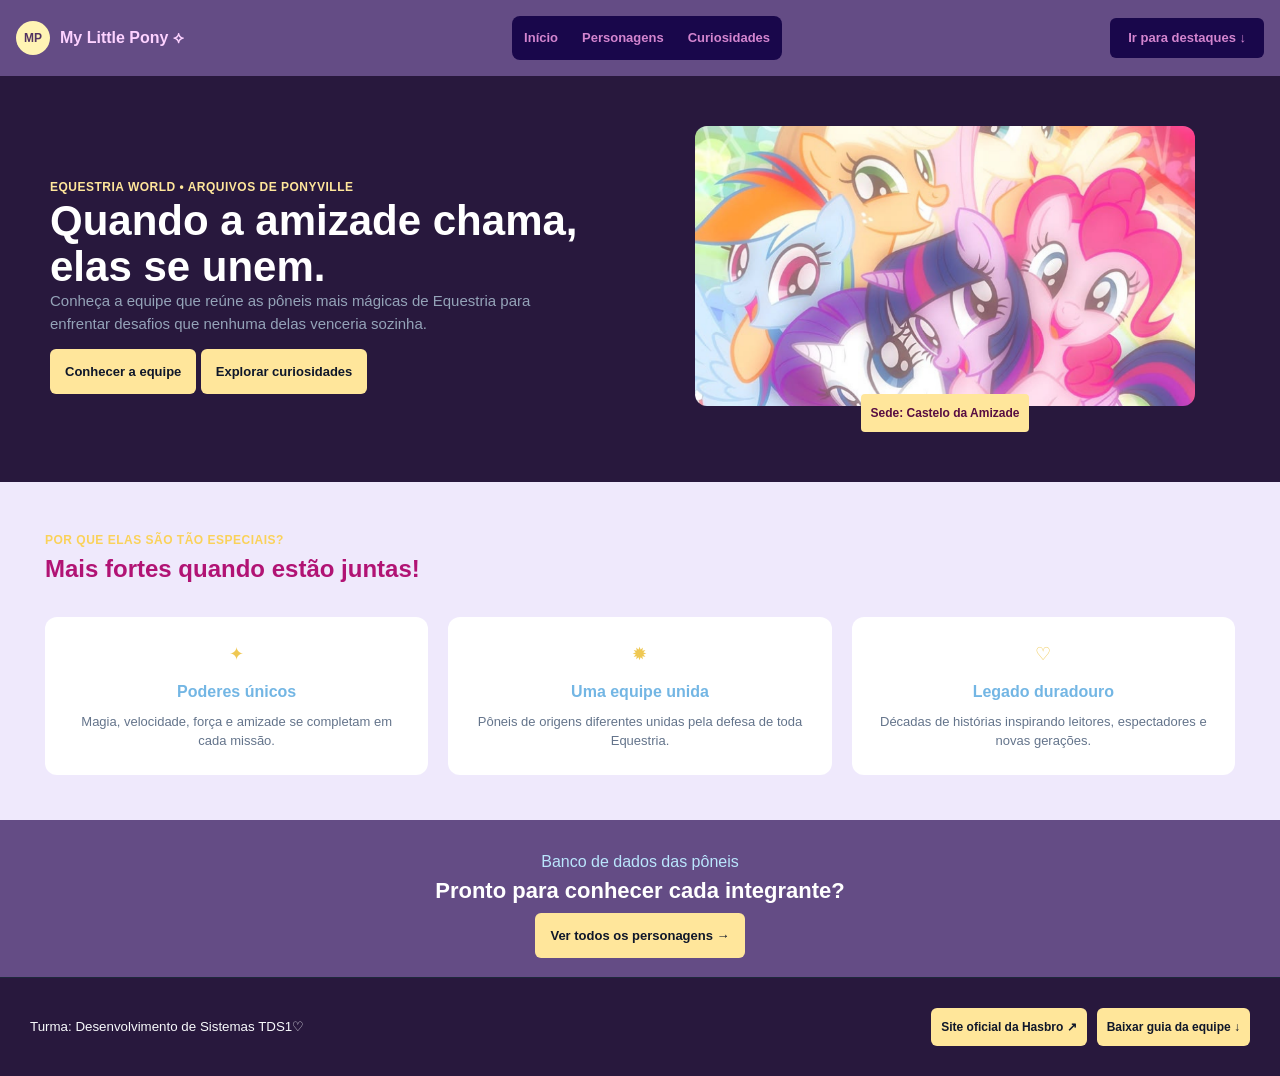
<file: index.html>
<!DOCTYPE html>
<html lang="pt-BR">
  <head>
    <meta charset="UTF-8" />
    <title>MY-LITTLE-PONY</title>
    <link rel="stylesheet" href="./css/style.css"/>
  </head>

  <body>
    <header>
        <section id="header-esquerda">
            <span id="logo-header">MP</span>
            <span>My Little Pony ⟡</span>
        </section>

        <section id="header-botoes">
            <a href="index.html">Início</a>
            <a href="pages/personagens.html">Personagens</a>
            <a href="pages/curiosidades.html">Curiosidades</a>
        </section>

        <section id="header-direita">
            <a href="#destaques">Ir para destaques ↓</a>
        </section>
    </header>

    <main>
        <section id="banner">
            <section id="banner-esquerda">
                <section id="banner-texto">
                    <span>EQUESTRIA WORLD • ARQUIVOS DE PONYVILLE</span>
                    <h1>Quando a amizade chama, elas se unem.</h1>
                    <p>Conheça a equipe que reúne as pôneis mais mágicas de Equestria para enfrentar desafios que nenhuma delas venceria sozinha.</p>
                </section>

                <section id="banner-botoes">
                    <a href="pages/personagens.html">Conhecer a equipe</a>
                    <a href="pages/curiosidades.html">Explorar curiosidades</a>
                </section>
            </section>

            <section id="banner-imagem">
                <img src="assets/img/banner-imagem.png" alt="Todas as pôneis reunidas">
                <span>Sede: Castelo da Amizade</span>
            </section>
        </section>

        <section id="destaques">
            <section id="texto-destaques">
                <span>Por que elas são tão especiais?</span>
                <h2>Mais fortes quando estão juntas!</h2>
            </section>

            <section id="cards-destaques">
                <article class="card">
                    <span>✦</span>
                    <h3>Poderes únicos</h3>
                    <p>Magia, velocidade, força e amizade se completam em cada missão.</p>
                </article>
                <article class="card">
                    <span>✹</span>
                    <h3>Uma equipe unida</h3>
                    <p>Pôneis de origens diferentes unidas pela defesa de toda Equestria.</p>
                </article>
                <article class="card">
                    <span>♡</span>
                    <h3>Legado duradouro</h3>
                    <p>Décadas de histórias inspirando leitores, espectadores e novas gerações.</p>
                </article>
            </section>

        </section>

        <section id="banco-de-dados">
            <span>Banco de dados das pôneis</span>
            <h2>Pronto para conhecer cada integrante?</h2>
            <a href="pages/personagens.html">Ver todos os personagens →</a>
        </section>
    </main>

    <footer>
        <small>Turma: Desenvolvimento de Sistemas TDS1♡</small>

        <section id="botoes-footer">
            <a href="https://hasbro.com" target="_blank" rel="noreferrer">Site oficial da Hasbro ↗</a>
            <a href="assets/arquivos/guia.pdf" download>Baixar guia da equipe ↓</a>
        </section>
    </footer>
  </body>
</html>
</file>
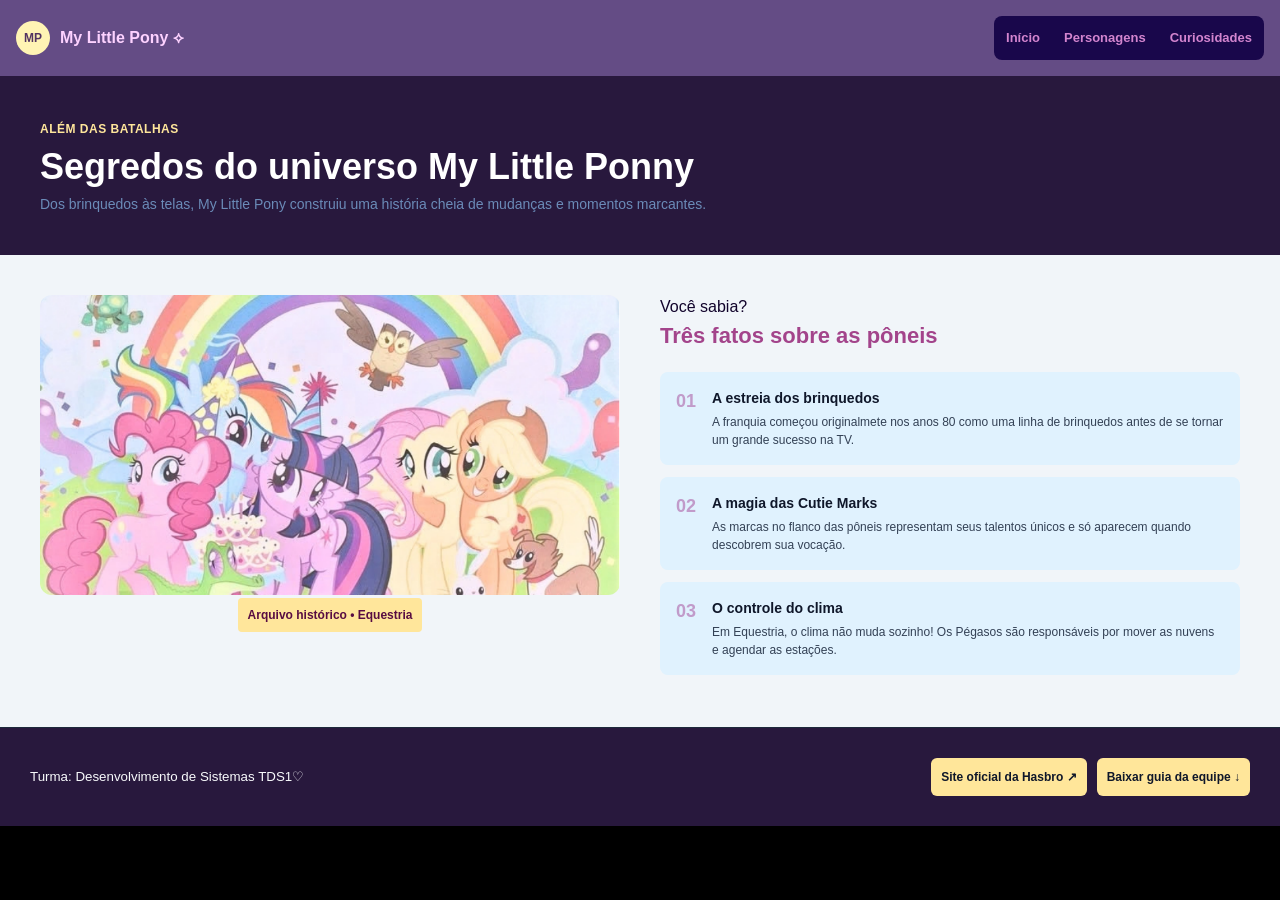
<file: pages/curiosidades.html>
<!DOCTYPE html>
<html lang="pt-BR">
  <head>
    <meta charset="UTF-8" />
    <title>MY-LITTLE-PONY</title>
    <link rel="stylesheet" href="../css/style.css"/>
  </head>

  <body>
    <header>
        <section id="header-esquerda">
            <span id="logo-header">MP</span>
            <span>My Little Pony ⟡</span>
        </section>

        <section id="header-botoes">
            <a href="../index.html">Início</a>
            <a href="../pages/personagens.html">Personagens</a>
            <a href="../pages/curiosidades.html">Curiosidades</a>
        </section>
    </header>

    <main>
        <section id="banner-pagina">
            <span>Além das batalhas</span>
            <h1>Segredos do universo My Little Ponny</h1>
            <p>Dos brinquedos às telas, My Little Pony construiu uma história cheia de mudanças e momentos marcantes.</p>
        </section>

        <section id="curiosidades">
            <section id="imagem-curiosidades">
                <img src="../assets/img/fotocuriosidades.png" alt="Pôneis de Ponyville reuniadas">
                <span>Arquivo histórico • Equestria</span>
            </section>

            <section id="texto-curiosidades">
                <span>Você sabia?</span>
                <h2>Três fatos sobre as pôneis</h2>

                <article class="card-fato">
                    <span>01</span>
                    <article>
                        <h3>A estreia dos brinquedos</h3>
                        <p>A franquia começou originalmete nos anos 80 como uma linha de brinquedos antes de se tornar um grande sucesso na TV.</p>
                    </article>
                </article>

                <article class="card-fato">
                    <span>02</span>
                    <article>
                        <h3>A magia das Cutie Marks</h3>
                        <p>As marcas no flanco das pôneis representam seus talentos únicos e só aparecem quando descobrem sua vocação.</p>
                    </article>
                </article>

                <article class="card-fato">
                    <span>03</span>
                    <article>
                        <h3>O controle do clima</h3>
                        <p>Em Equestria, o clima não muda sozinho! Os Pégasos são responsáveis por mover as nuvens e agendar as estações.</p>
                    </article>
                </article>
            </section>
                

    </main>

    <footer>
        <small>Turma: Desenvolvimento de Sistemas TDS1♡</small>

        <section id="botoes-footer">
            <a href="https://hasbro.com" target="_blank" rel="noreferrer">Site oficial da Hasbro ↗</a>
            <a href="../assets/arquivos/guia.pdf" download>Baixar guia da equipe ↓</a>
        </section>
    </footer>
  </body>
</html>
</file>
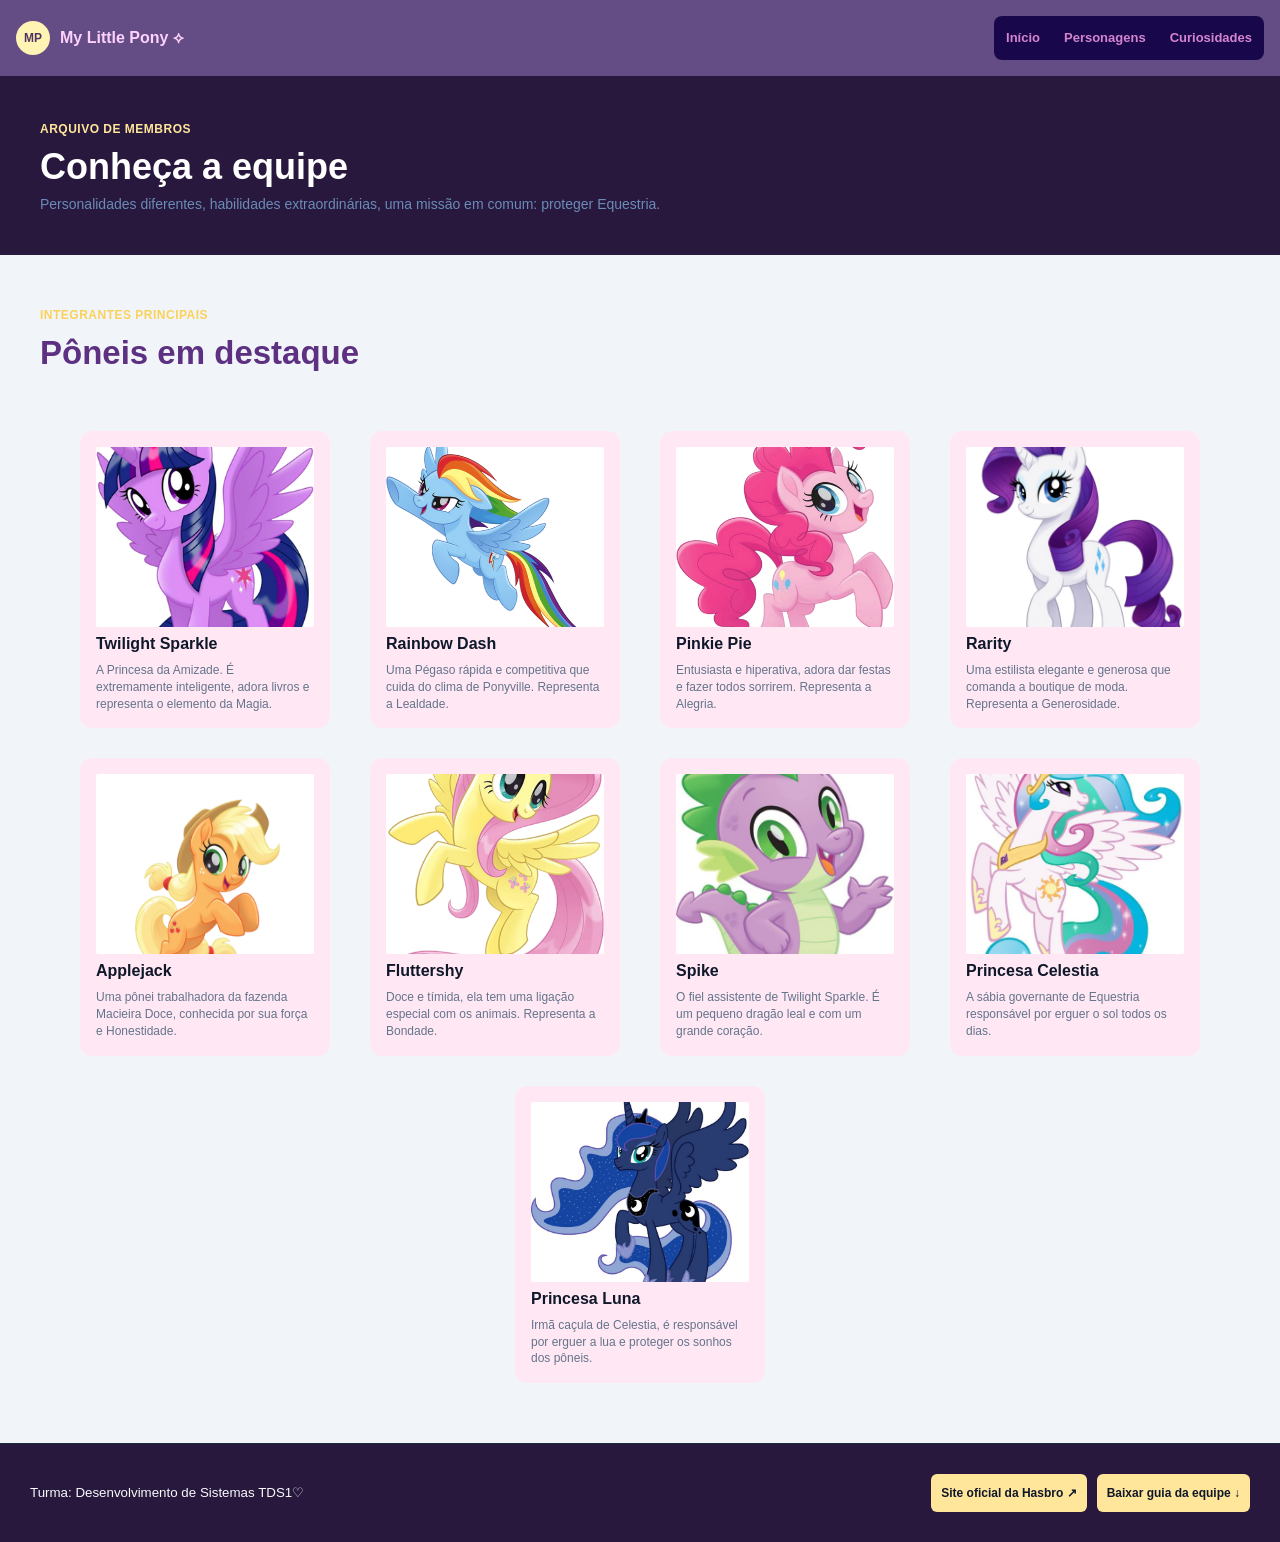
<file: pages/personagens.html>
<!DOCTYPE html>
<html lang="pt-BR">
  <head>
    <meta charset="UTF-8" />
    <title>MY-LITTLE-PONY</title>
    <link rel="stylesheet" href="../css/style.css"/>
  </head>

    <body>
        <header>
        <section id="header-esquerda">
            <span id="logo-header">MP</span>
            <span>My Little Pony ⟡</span>
        </section>

        <section id="header-botoes">
            <a href="../index.html">Início</a>
            <a href="../pages/personagens.html">Personagens</a>
            <a href="../pages/curiosidades.html">Curiosidades</a>
        </section>
        </header>

        <main>
            <section id="banner-pagina">
                <span>Arquivo de membros</span>
                <h1>Conheça a equipe</h1>
                <p>Personalidades diferentes, habilidades extraordinárias, uma missão em comum: proteger Equestria.</p>
            </section>

            <section id="galeria">
                <section id="galeria-texto">
                    <span>Integrantes principais</span>
                    <h2>Pôneis em destaque</h2>
                </section>

                <section id="galeria-cards">
                        <!--card 1-->
                    <section class="card-galeria">
                        <section class="card-imagem">
                            <img src="../assets/img/Twilight Sparkle.png" alt="Twilight Sparkle" />
                        </section>
                        <section class="card-texto">
                            <h3>Twilight Sparkle</h3>
                            <p>A Princesa da Amizade. É extremamente inteligente, adora livros e representa o elemento da Magia.</p>
                        </section>
                    </section>
                    <!--card 2-->
                    <section class="card-galeria">
                        <section class="card-imagem">
                            <img src="../assets/img/Rainbow Dash.png" alt="Rainbow Dash" />
                        </section>
                        <section class="card-texto">
                            <h3>Rainbow Dash</h3>
                            <p>Uma Pégaso rápida e competitiva que cuida do clima de Ponyville. Representa a Lealdade.</p>
                        </section>
                    </section>
                    <!--//card 3-->
                    <section class="card-galeria">
                        <section class="card-imagem">
                            <img src="../assets/img/Pinkie Pie.png" alt="Pinkie Pie" />
                        </section>
                        <section class="card-texto">
                            <h3>Pinkie Pie</h3>
                            <p>Entusiasta e hiperativa, adora dar festas e fazer todos sorrirem. Representa a Alegria.</p>
                        </section>
                    </section>
                    <!--card 4-->
                    <section class="card-galeria">
                        <section class="card-imagem">
                            <img src="../assets/img/Rarity.png" alt="Rarity" />
                        </section>
                        <section class="card-texto">
                            <h3>Rarity</h3>
                            <p>Uma estilista elegante e generosa que comanda a boutique de moda. Representa a Generosidade.</p>
                        </section>
                    </section>
                    <!--card 5-->
                    <section class="card-galeria">
                        <section class="card-imagem">
                            <img src="../assets/img/Applejack.png" alt="Applejack" />
                        </section>
                        <section class="card-texto">
                            <h3>Applejack</h3>
                            <p>Uma pônei trabalhadora da fazenda Macieira Doce, conhecida por sua força e Honestidade.</p>
                        </section>
                    </section>
                    <!--card 6-->
                    <section class="card-galeria">
                        <section class="card-imagem">
                            <img src="../assets/img/Fluttershy.png" alt="Fluttershy" />
                        </section>
                        <section class="card-texto">
                            <h3>Fluttershy</h3>
                            <p>Doce e tímida, ela tem uma ligação especial com os animais. Representa a Bondade.</p>
                        </section>
                    </section>
                    <!--card 7-->
                    <section class="card-galeria">
                        <section class="card-imagem">
                            <img src="../assets/img/spike.png" alt="Spike" />
                        </section>
                        <section class="card-texto">
                            <h3>Spike</h3>
                            <p>O fiel assistente de Twilight Sparkle. É um pequeno dragão leal e com um grande coração.</p>
                        </section>
                    </section>
                    <!--card 8-->
                    <section class="card-galeria">
                        <section class="card-imagem">
                            <img src="../assets/img/princesaCelestia.png" alt="Princesa Celestia" />
                        </section>
                        <section class="card-texto">
                            <h3>Princesa Celestia</h3>
                            <p>A sábia governante de Equestria responsável por erguer o sol todos os dias.</p>
                        </section>
                    </section>
                    <!--card 9-->
                    <section class="card-galeria">
                        <section class="card-imagem">
                            <img src="../assets/img/princesaLuna.png" alt="Princesa Luna" />
                        </section>
                        <section class="card-texto">
                            <h3>Princesa Luna</h3>
                            <p>Irmã caçula de Celestia, é responsável por erguer a lua e proteger os sonhos dos pôneis.</p>
                        </section>
                    </section>
                </section>

            </section>
            
        </main>

        <footer>
            <small>Turma: Desenvolvimento de Sistemas TDS1♡</small>

            <section id="botoes-footer">
                <a href="https://hasbro.com" target="_blank" rel="noreferrer">Site oficial da Hasbro ↗</a>
                <a href="../assets/arquivos/guia.pdf" download>Baixar guia da equipe ↓</a>
            </section>
        </footer>

    </body>
</html>
</file>
<file: css/style.css>
* {
    margin: 0;
    padding: 0;
    box-sizing: border-box;
}

body {
    font-family: Arial;
    background-color: #000000;
    color: #f8fafc;
    line-height: 1.5;
}

header {
    background-color: #644c85;
    display: flex;
    justify-content: space-between;
    align-items: center;
    padding: 16px;
}

#header-esquerda {
    display: flex;
    align-items: center;
    gap: 10px
}


#logo-header {
    background-color: #fff4b4;
    color: #523361;
    font-weight: bold;
    font-size: 12px;
    padding: 8px;
    border-radius: 100%;
}

header span {
    font-weight: bold;
    font-size: 16px;
    color: #fdd2ff;
}

#header-botoes {
    display: flex;
    gap: 8px;
    background-color: #19074b;
    padding: 4px;
    border-radius: 8px;
}

#header-botoes a {
    color: #d385cf;
    text-decoration: none;
    font-size: 13px;
    font-weight: bold;
    padding: 8px;
}

#header-direita {
    background-color: #19074b;
    color: #d385cf;
    text-decoration: none;
    font-size: 12px;
    font-weight: bold;
    padding: 10px;
    border-radius: 6px;
}

#header-direita a {
    color: #d385cf;
    text-decoration: none;
    font-size: 13px;
    font-weight: bold;
    padding: 8px;
}

#banner-texto span {
    color: #ffe69b;
    font-size: 12px;
    font-weight: bold;
    text-transform: uppercase;
    letter-spacing: 0.5px;
    margin-bottom: 8px;
}

#banner {
    display: flex;
    align-items: center;
    justify-content: space-between;
    padding: 50px;
    gap: 40px;
    background-color: #28183d;
}

#banner-esquerda {
    flex: 1;    
}

#banner-texto h1 {
    font-size: 42px;
    font-weight: 800;
    color: #ffffff;
    line-height: 1.1;
}

#banner-texto p {
    color: #94a3b8;
    font-size: 15px;
    margin-bottom: 24px;
    max-width: 500px;
}

#heather-botoes {
    display: flex;
    gap: 12px;
}

#banner-botoes a {
    background-color: #ffe69b;
    color: #0f172a;
    text-decoration: none;
    font-weight: bold;
    font-size: 13px;
    padding: 15px;
    border-radius: 6px;
}

#banner-imagem {
    flex: 1;
    display: flex;
    flex-direction: column;
    align-items: center;
}

#banner-imagem img {
    width: 100%;
    max-width: 500px;
    height: 280px;
    object-fit: cover;
    border-radius: 12px;
}

#banner-imagem span {
    background-color: #ffe69b;
    color: #580d42;
    font-size: 12px;
    font-weight: bold;
    padding: 10px;
    border-radius: 4px;
    margin-top: -12px;
}

#destaques {
    background-color: #efe9fc;
    color: #150233;
    padding: 45px;
}

#texto-destaques span {
    color: #fad25a;
    font-size: 12px;
    font-weight: bold;
    text-transform: uppercase;
    letter-spacing: 0.5px;
    margin-bottom: 8px;
}

#texto-destaques h2 {
    font-size: 24px;
    color: #b11374;
    margin-bottom: 30px;
}

#cards-destaques {
    display: flex;
    gap: 20px;
}

.card {
    background-color: #ffffff;
    padding: 24px;
    border-radius: 12px;
    flex: 1;
    display: flex;
    flex-direction: column;
    align-items: center;
}

.card span {
    color: #efc853;
    font-size: 18px;
    margin-bottom: 12px;
}

.card h3 {
    font-size: 16px;
    color: #73b6e4;
    margin-bottom: 8px;
}

.card p {
    font-size: 13px;
    color: #64748b;
    text-align: center;
}

#banco-de-dados {
    background-color: #644c85;
    color: #ffffff;
    text-align: center;
    padding: 30px;
}

#banco-de-dados span {
    color: #bae6fd;   
}

#banco-de-dados h2 {
    font-size: 22px;
    margin-bottom: 16px;
}

#banco-de-dados a {
    background-color: #ffe69b;
    color: #0f172a;
    text-decoration: none;
    font-weight: bold;
    font-size: 13px;
    padding: 15px;
    border-radius: 6px;
}

#banner-pagina {
    padding: 40px;
    background-color: #28183d;
}

#banner-pagina span {
    color: #ffe69b;
    font-size: 12px;
    font-weight: bold;
    text-transform: uppercase;
    letter-spacing: 0.5px;
    margin-bottom: 8px;
}

#banner-pagina h1 {
    font-size: 36px;
    color: #ffffff;
}

#banner-pagina p{
    color: #6b8bb8;
    font-size: 14px;
}

#galeria {
    background-color: #f1f5f9;
    color: #0f172a;
    padding: 40px;
}

#galeria-texto span {
    color: #fad25a;
    font-size: 12px;
    font-weight: bold;
    text-transform: uppercase;
    letter-spacing: 0.5px;
    margin-bottom: 8px;
}

#galeria-texto {
    font-size: 22px;
    color: #5d3081;
    margin-bottom: 24px;
}

#galeria-cards {
    display: flex;
    padding: 20px;
    gap: 20px;
    justify-content: space-evenly;
    flex-wrap: wrap;
}

.card-galeria {
    background-color: #ffe8f4;
    width: 250px;
    margin-top: 10px;
    padding: 16px;
    border-radius: 12px;
    display: flex;
    flex-direction: column;
}

.card-imagem{
  width: 100%;
  height: 180px;
  border-radius: 8px;
}

.card-imagem img {
    width: 100%;
    height: 100%;
    object-fit: cover;
    border-radius: 2px;
}

.card-texto h3 {
    font-size: 16px;
    color: #0f172a;
    margin-bottom: 6px;
    margin-top: 5px;
}

.card-texto p {
    font-size: 12px;
    color: #64748b;
    line-height: 1.4;
}

#curiosidades {
    background-color: #f1f5f9;
    color: #11032b;
    padding: 40px;
}

#curiosidades {
    display: flex;
    gap: 40px;
    align-items: flex-start;
}

#imagem-curiosidades {
    flex: 1;
    text-align: center;
}

#imagem-curiosidades span {
    background-color: #ffe69b;
    color: #580d42;
    font-size: 12px;
    font-weight: bold;
    padding: 10px;
    border-radius: 4px;
    margin-top: -12px
}

#imagem-curiosidades img {
    width: 100%;
    height: 300px;
    object-fit: cover;
    border-radius: 12px;
}

#texto-curiosidades {
    flex: 1;
}

#texto-curiosidades h2 {
    font-size: 22px;
    color: #a3448b;
    margin-bottom: 20px;
}

.card-fato {
    background-color: #e0f2fe;
    padding: 16px;
    border-radius: 8px;
    margin-bottom: 12px;
    display: flex;
    gap: 16px;
    align-items: flex-start;
}

.card-fato span {
    color: #c19bca;
    font-weight: bold;
    font-size: 18px;
}

.card-fato h3 {
    font-size: 14px;
    color: #0f172a;
    margin-bottom: 4px;
}

.card-fato p {
    font-size: 12px;
    color: #334155;
}

footer {
    background-color: #28183d;
    border-top: 1px solid #1e293b;
    padding: 30px;
    display: flex;
    justify-content: space-between;
    align-items: center;
}

footer p {
    font-size: 12px;
    color: #f3b3ce;
}

#botoes-footer {
    display: flex;
    gap: 10px;
}

#botoes-footer a {
    background-color: #ffe69a;
    color: #0f172a;
    text-decoration: none;
    font-size: 12px;
    font-weight: bold;
    padding: 10px;
    border-radius: 6px;
}
</file>
